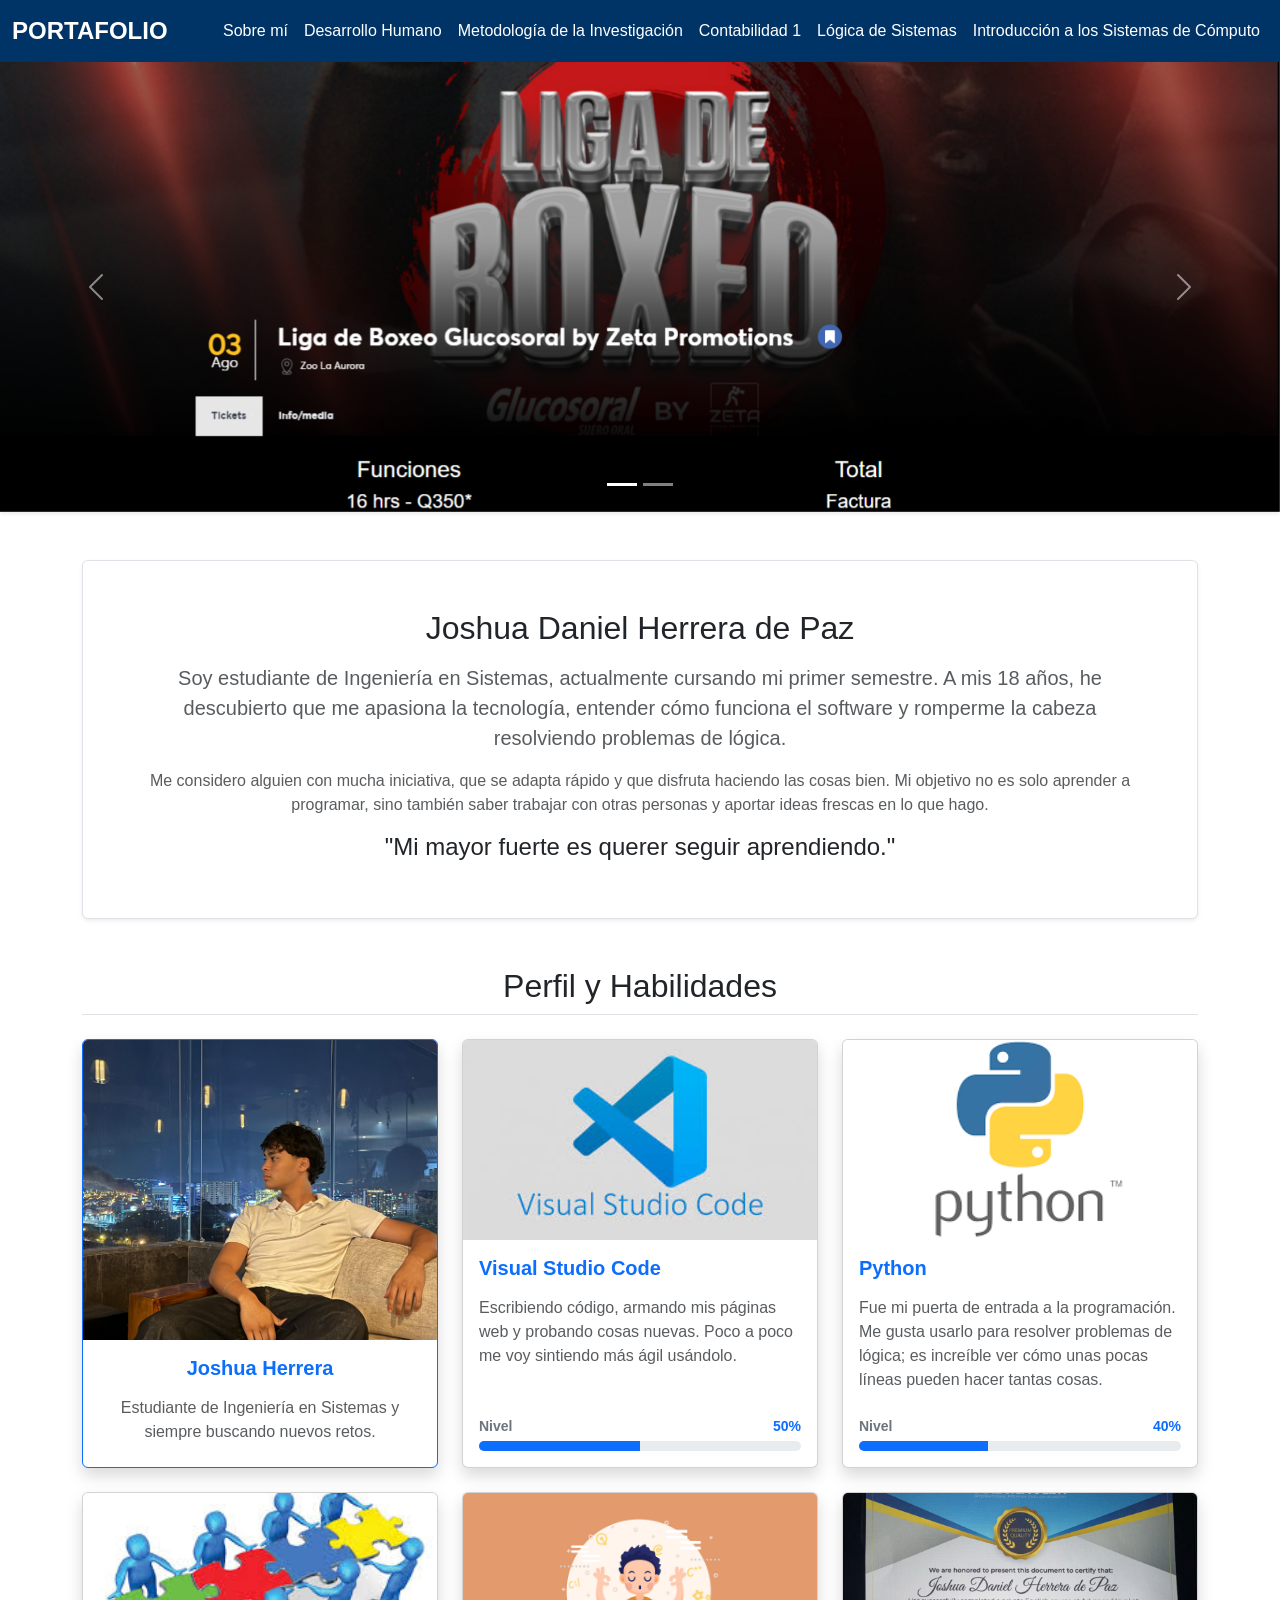
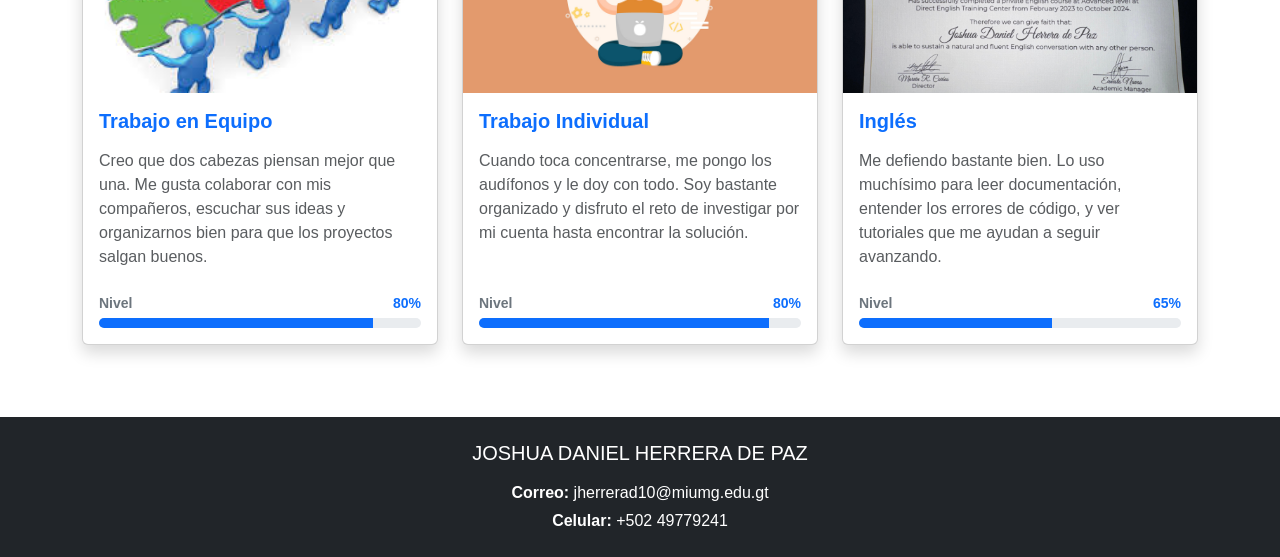
<file: index.html>
<!DOCTYPE html>
<html lang="es">

<head>
    <meta charset="UTF-8">
    <meta name="viewport" content="width=device-width, initial-scale=1.0">
    <title>Sobre mí</title>
    
    <link href="https://cdn.jsdelivr.net/npm/bootstrap@5.3.0/dist/css/bootstrap.min.css" rel="stylesheet">
    <link rel="stylesheet" href="normalize.css"> 
    <link rel="stylesheet" href="style.css">
</head>

<body>

    <nav class="navbar navbar-expand-lg navbar-dark bg-dark sticky-top">
        <div class="container-fluid">
            <a class="navbar-brand" href="index.html"><strong>PORTAFOLIO</strong></a>
            
            <button class="navbar-toggler" type="button" data-bs-toggle="collapse" data-bs-target="#menuNavegacion" aria-controls="menuNavegacion" aria-expanded="false" aria-label="Toggle navigation">
                <span class="navbar-toggler-icon"></span>
            </button>
            
            <div class="collapse navbar-collapse" id="menuNavegacion">
                <ul class="navbar-nav ms-auto">
                    <li class="nav-item"><a class="nav-link" href="index.html">Sobre mí</a></li>
                    <li class="nav-item"><a class="nav-link" href="desarrollo.html">Desarrollo Humano</a></li>
                    <li class="nav-item"><a class="nav-link" href="meto.html">Metodología de la Investigación</a></li>
                    <li class="nav-item"><a class="nav-link" href="conta.html">Contabilidad 1</a></li>
                    <li class="nav-item"><a class="nav-link" href="logica.html">Lógica de Sistemas</a></li>
                    <li class="nav-item"><a class="nav-link" href="intro.html">Introducción a los Sistemas de Cómputo</a></li>
                </ul>
            </div>
        </div>
    </nav>

    <header id="carruselPortafolio" class="carousel slide shadow-sm" data-bs-ride="carousel">
        <div class="carousel-indicators">
            <button type="button" data-bs-target="#carruselPortafolio" data-bs-slide-to="0" class="active" aria-current="true" aria-label="Slide 1"></button>
            <button type="button" data-bs-target="#carruselPortafolio" data-bs-slide-to="1" aria-label="Slide 2"></button>
        </div>
        
        <div class="carousel-inner">
            <div class="carousel-item active">
                <img src="img/carru3.png" class="d-block w-100 carousel-img" alt="Banner Mi Trabajo">
            </div>
            <div class="carousel-item">
                <img src="img/carru1.png" class="d-block w-100 carousel-img" alt="Banner Mis Habilidades">
            </div>
        </div>
        
        <button class="carousel-control-prev" type="button" data-bs-target="#carruselPortafolio" data-bs-slide="prev">
            <span class="carousel-control-prev-icon" aria-hidden="true"></span>
        </button>
        <button class="carousel-control-next" type="button" data-bs-target="#carruselPortafolio" data-bs-slide="next">
            <span class="carousel-control-next-icon" aria-hidden="true"></span>
        </button>
    </header>

    <main class="container mt-5 mb-5">
        
        <section class="text-center mb-5 bg-white p-5 rounded shadow-sm border">
            <h2 class="mb-3">Joshua Daniel Herrera de Paz</h2>
            <p class="lead text-muted">Soy estudiante de Ingeniería en Sistemas, actualmente cursando mi primer semestre. A mis 18 años, he descubierto que me apasiona la tecnología, entender cómo funciona el software y romperme la cabeza resolviendo problemas de lógica.</p>
            <p class="text-muted">Me considero alguien con mucha iniciativa, que se adapta rápido y que disfruta haciendo las cosas bien. Mi objetivo no es solo aprender a programar, sino también saber trabajar con otras personas y aportar ideas frescas en lo que hago.</p>
            <h4>"Mi mayor fuerte es querer seguir aprendiendo."</h4>
        </section>

        <h2 class="text-center mb-4 border-bottom pb-2">Perfil y Habilidades</h2>
        
        <div class="row align-items-stretch">

            <div class="col-lg-4 col-md-6 mb-4">
                <div class="card shadow h-100 border-primary">
                    <img src="img/yo.jpeg" class="card-img-top card-img-custom" alt="Joshua Herrera - Foto Personal" style="object-fit: cover; height: 300px;">
                    <div class="card-body d-flex flex-column text-center">
                        <h5 class="card-title text-primary fw-bold mb-3">Joshua Herrera</h5>
                        <p class="card-text text-muted">Estudiante de Ingeniería en Sistemas y siempre buscando nuevos retos.</p>
                    </div>
                </div>
            </div>

            <div class="col-lg-4 col-md-6 mb-4">
                <div class="card shadow h-100">
                    <img src="img/visual.jfif" class="card-img-top card-img-custom" alt="Logo de Visual Studio Code" style="object-fit: cover; height: 200px;">
                    <div class="card-body d-flex flex-column">
                        <h5 class="card-title text-primary fw-bold mb-3">Visual Studio Code</h5>
                        <p class="card-text text-muted mb-4">Escribiendo código, armando mis páginas web y probando cosas nuevas. Poco a poco me voy sintiendo más ágil usándolo.</p>
                        
                        <div class="mt-auto">
                            <div class="d-flex justify-content-between mb-1">
                                <span class="small fw-bold text-secondary">Nivel</span>
                                <span class="small fw-bold text-primary">50%</span>
                            </div>
                            <div class="progress" style="height: 10px;">
                                <div class="progress-bar bg-primary" role="progressbar" style="width: 50%;" aria-valuenow="50" aria-valuemin="0" aria-valuemax="100"></div>
                            </div>
                        </div>
                    </div>
                </div>
            </div>

            <div class="col-lg-4 col-md-6 mb-4">
                <div class="card shadow h-100">
                    <img src="img/python.png" class="card-img-top card-img-custom" alt="Logo de Python" style="object-fit: cover; height: 200px;">
                    <div class="card-body d-flex flex-column">
                        <h5 class="card-title text-primary fw-bold mb-3">Python</h5>
                        <p class="card-text text-muted mb-4">Fue mi puerta de entrada a la programación. Me gusta usarlo para resolver problemas de lógica; es increíble ver cómo unas pocas líneas pueden hacer tantas cosas.</p>
                        
                        <div class="mt-auto">
                            <div class="d-flex justify-content-between mb-1">
                                <span class="small fw-bold text-secondary">Nivel</span>
                                <span class="small fw-bold text-primary">40%</span>
                            </div>
                            <div class="progress" style="height: 10px;">
                                <div class="progress-bar bg-primary" role="progressbar" style="width: 40%;" aria-valuenow="40" aria-valuemin="0" aria-valuemax="100"></div>
                            </div>
                        </div>
                    </div>
                </div>
            </div>

            <div class="col-lg-4 col-md-6 mb-4">
                <div class="card shadow h-100">
                    <img src="img/equipo.jfif" class="card-img-top card-img-custom" alt="Trabajo en equipo" style="object-fit: cover; height: 200px;">
                    <div class="card-body d-flex flex-column">
                        <h5 class="card-title text-primary fw-bold mb-3">Trabajo en Equipo</h5>
                        <p class="card-text text-muted mb-4">Creo que dos cabezas piensan mejor que una. Me gusta colaborar con mis compañeros, escuchar sus ideas y organizarnos bien para que los proyectos salgan buenos.</p>
                        
                        <div class="mt-auto">
                            <div class="d-flex justify-content-between mb-1">
                                <span class="small fw-bold text-secondary">Nivel</span>
                                <span class="small fw-bold text-primary">80%</span>
                            </div>
                            <div class="progress" style="height: 10px;">
                                <div class="progress-bar bg-primary" role="progressbar" style="width: 85%;" aria-valuenow="85" aria-valuemin="0" aria-valuemax="100"></div>
                            </div>
                        </div>
                    </div>
                </div>
            </div>

            <div class="col-lg-4 col-md-6 mb-4">
                <div class="card shadow h-100">
                    <img src="img/individual.jpg" class="card-img-top card-img-custom" alt="Trabajo individual" style="object-fit: cover; height: 200px;">
                    <div class="card-body d-flex flex-column">
                        <h5 class="card-title text-primary fw-bold mb-3">Trabajo Individual</h5>
                        <p class="card-text text-muted mb-4">Cuando toca concentrarse, me pongo los audífonos y le doy con todo. Soy bastante organizado y disfruto el reto de investigar por mi cuenta hasta encontrar la solución.</p>
                        
                        <div class="mt-auto">
                            <div class="d-flex justify-content-between mb-1">
                                <span class="small fw-bold text-secondary">Nivel</span>
                                <span class="small fw-bold text-primary">80%</span>
                            </div>
                            <div class="progress" style="height: 10px;">
                                <div class="progress-bar bg-primary" role="progressbar" style="width: 90%;" aria-valuenow="90" aria-valuemin="0" aria-valuemax="100"></div>
                            </div>
                        </div>
                    </div>
                </div>
            </div>

            <div class="col-lg-4 col-md-6 mb-4">
                <div class="card shadow h-100">
                    <img src="img/ingles.jpeg" class="card-img-top card-img-custom" alt="Idioma Inglés" style="object-fit: cover; height: 200px;">
                    <div class="card-body d-flex flex-column">
                        <h5 class="card-title text-primary fw-bold mb-3">Inglés</h5>
                        <p class="card-text text-muted mb-4">Me defiendo bastante bien. Lo uso muchísimo para leer documentación, entender los errores de código, y ver tutoriales que me ayudan a seguir avanzando.</p>
                        
                        <div class="mt-auto">
                            <div class="d-flex justify-content-between mb-1">
                                <span class="small fw-bold text-secondary">Nivel</span>
                                <span class="small fw-bold text-primary">65%</span>
                            </div>
                            <div class="progress" style="height: 10px;">
                                <div class="progress-bar bg-primary" role="progressbar" style="width: 60%;" aria-valuenow="60" aria-valuemin="0" aria-valuemax="100"></div>
                            </div>
                        </div>
                    </div>
                </div>
            </div>

        </div>
    </main>

    <footer class="bg-dark text-white text-center py-4 mt-auto">
        <div class="container">
            <h5 class="text-uppercase mb-3">Joshua Daniel Herrera De Paz</h5>
            <p class="mb-1"><strong>Correo:</strong> jherrerad10@miumg.edu.gt</p>
            <p class="mb-0"><strong>Celular:</strong> +502 49779241</p>
        </div>
    </footer>

    <script src="https://cdn.jsdelivr.net/npm/bootstrap@5.3.0/dist/js/bootstrap.bundle.min.js"></script>

</body>
</html>
</file>
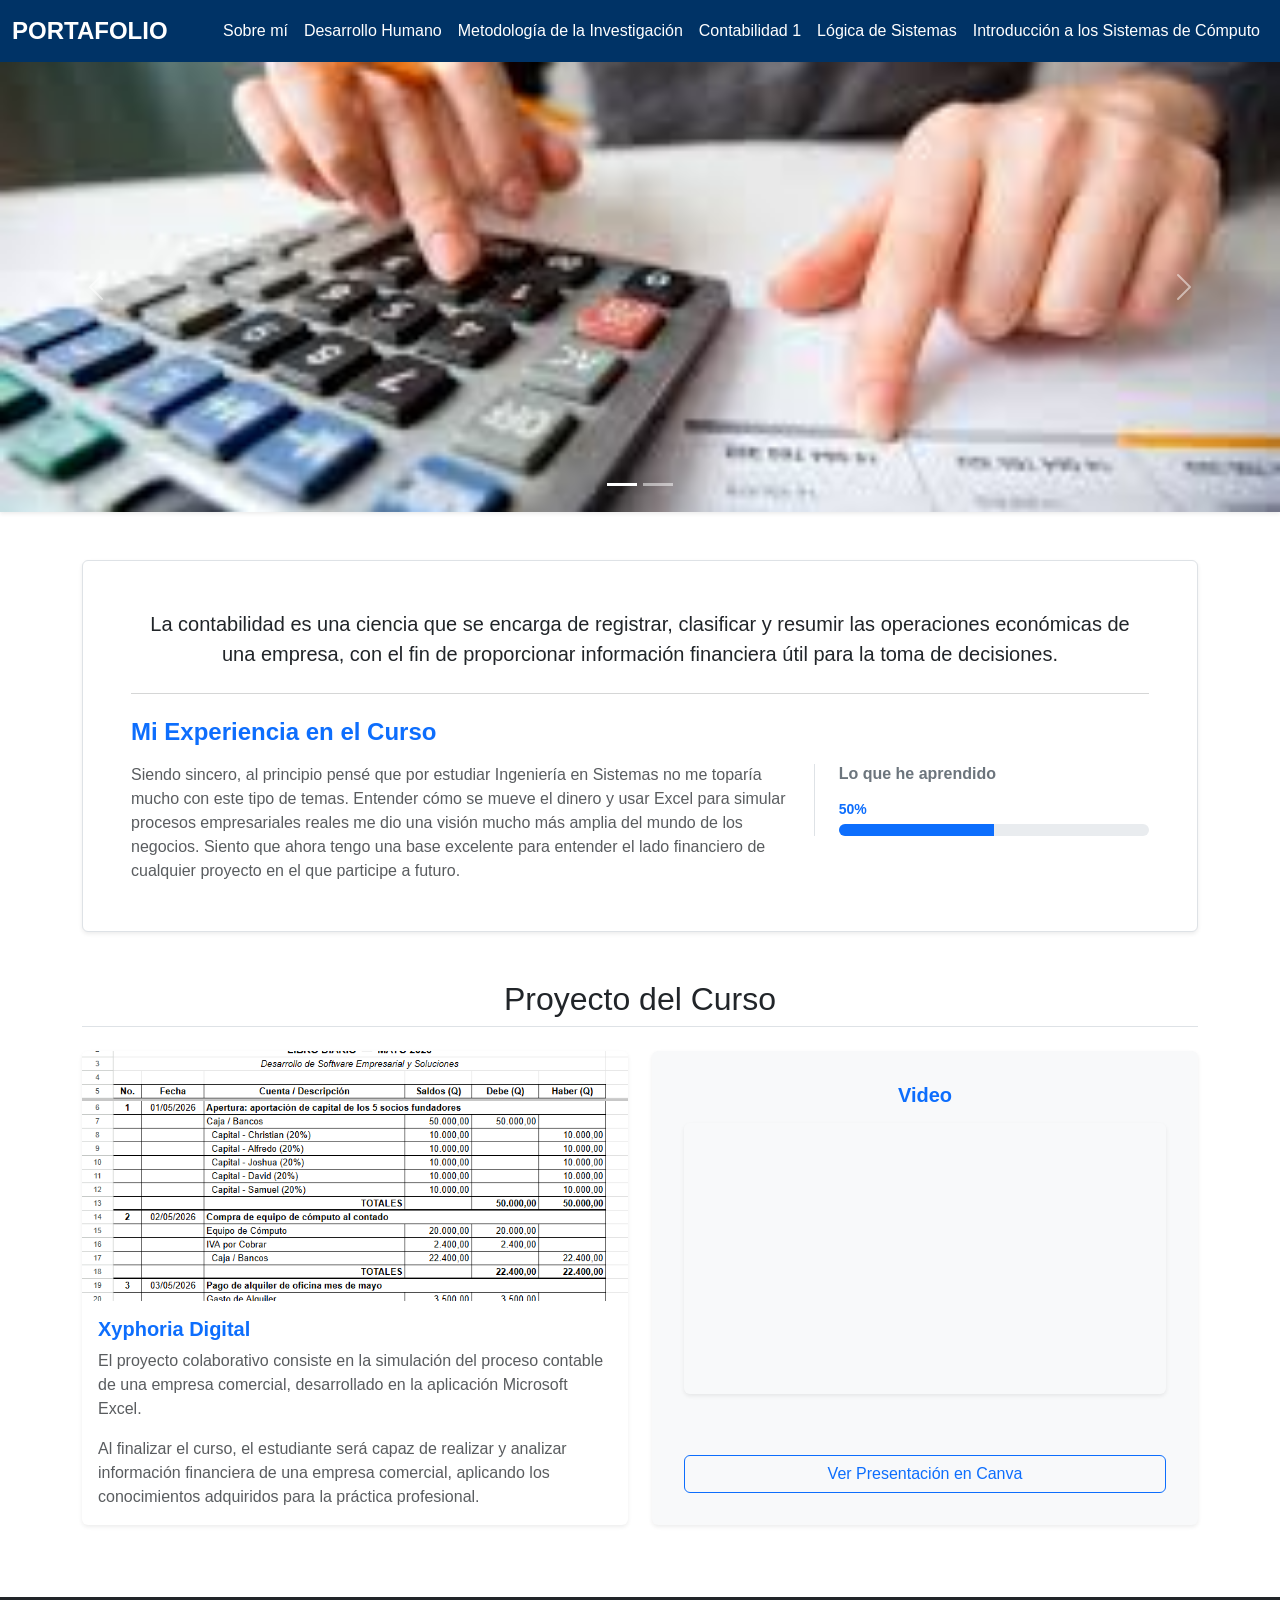
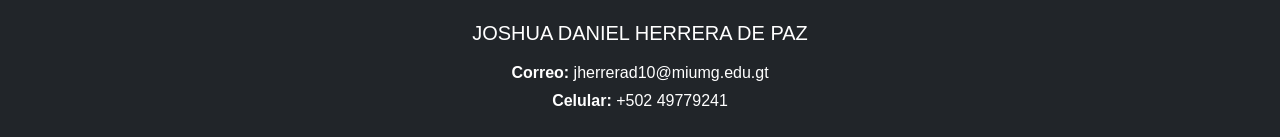
<file: conta.html>
<!DOCTYPE html>
<html lang="es">

<head>
    <meta charset="UTF-8">
    <meta name="viewport" content="width=device-width, initial-scale=1.0">
    <title>Contabilidad 1</title>
    
    <link href="https://cdn.jsdelivr.net/npm/bootstrap@5.3.0/dist/css/bootstrap.min.css" rel="stylesheet">
    <link rel="stylesheet" href="normalize.css">
    <link rel="stylesheet" href="style.css">
</head>

<body>

    <nav class="navbar navbar-expand-lg navbar-dark bg-dark sticky-top">
        <div class="container-fluid">
            <a class="navbar-brand" href="index.html"><strong>PORTAFOLIO</strong></a>
            
            <button class="navbar-toggler" type="button" data-bs-toggle="collapse" data-bs-target="#menuNavegacion" aria-controls="menuNavegacion" aria-expanded="false" aria-label="Toggle navigation">
                <span class="navbar-toggler-icon"></span>
            </button>
            
            <div class="collapse navbar-collapse" id="menuNavegacion">
                <ul class="navbar-nav ms-auto">
                    <li class="nav-item"><a class="nav-link" href="index.html">Sobre mí</a></li>
                    <li class="nav-item"><a class="nav-link" href="desarrollo.html">Desarrollo Humano</a></li>
                    <li class="nav-item"><a class="nav-link" href="meto.html">Metodología de la Investigación</a></li>
                    <li class="nav-item"><a class="nav-link" href="conta.html">Contabilidad 1</a></li>
                    <li class="nav-item"><a class="nav-link" href="logica.html">Lógica de Sistemas</a></li>
                    <li class="nav-item"><a class="nav-link" href="intro.html">Introducción a los Sistemas de Cómputo</a></li>
                </ul>
            </div>
        </div>
    </nav>

    <header id="carruselMateria" class="carousel slide shadow-sm" data-bs-ride="carousel">
        <div class="carousel-indicators">
            <button type="button" data-bs-target="#carruselMateria" data-bs-slide-to="0" class="active" aria-current="true" aria-label="Slide 1"></button>
            <button type="button" data-bs-target="#carruselMateria" data-bs-slide-to="1" aria-label="Slide 2"></button>
        </div>
        
        <div class="carousel-inner">
            <div class="carousel-item active">
                <img src="img/contcarru1.jfif" class="d-block w-100 carousel-img" alt="Banner Tema 1 Contabilidad">
                <div class="carousel-caption d-none d-md-block"></div>
            </div>
            <div class="carousel-item">
                <img src="img/contacarru2.jfif" class="d-block w-100 carousel-img" alt="Banner Tema 2 Contabilidad">
            </div>
        </div>
        
        <button class="carousel-control-prev" type="button" data-bs-target="#carruselMateria" data-bs-slide="prev">
            <span class="carousel-control-prev-icon" aria-hidden="true"></span>
            <span class="visually-hidden"></span>
        </button>
        <button class="carousel-control-next" type="button" data-bs-target="#carruselMateria" data-bs-slide="next">
            <span class="carousel-control-next-icon" aria-hidden="true"></span>
            <span class="visually-hidden"></span>
        </button>
    </header>

    <main class="container mt-5 mb-5">
        
        <section class="mb-5 bg-white p-4 p-md-5 rounded shadow-sm border">
            <div class="text-center mb-4">
                <p class="lead mb-0">La contabilidad es una ciencia que se encarga de registrar, clasificar y resumir las operaciones económicas de una empresa, con el fin de proporcionar información financiera útil para la toma de decisiones.</p>
            </div>
            
            <hr class="my-4 text-muted">
            
            <div class="row align-items-center">
                <div class="col-md-8">
                    <h4 class="text-primary fw-bold mb-3">Mi Experiencia en el Curso</h4>
                    <p class="text-muted mb-0">Siendo sincero, al principio pensé que por estudiar Ingeniería en Sistemas no me toparía mucho con este tipo de temas. Entender cómo se mueve el dinero y usar Excel para simular procesos empresariales reales me dio una visión mucho más amplia del mundo de los negocios. Siento que ahora tengo una base excelente para entender el lado financiero de cualquier proyecto en el que participe a futuro.</p>
                </div>
                
                <div class="col-md-4 mt-4 mt-md-0 border-start ps-md-4">
                    <h6 class="fw-bold text-secondary mb-3">Lo que he aprendido</h6>
                    <div class="d-flex justify-content-between mb-1">
                        <span class="small fw-bold text-primary">50%</span>
                    </div>
                    <div class="progress" style="height: 12px;">
                        <div class="progress-bar bg-primary" role="progressbar" style="width: 50%;" aria-valuenow="50" aria-valuemin="0" aria-valuemax="100"></div>
                    </div>
                </div>
            </div>
        </section>

        <h2 class="text-center mb-4 border-bottom pb-2">Proyecto del Curso</h2>
        
        <div class="row align-items-stretch">

            <div class="col-md-6 mb-4">
                <div class="card shadow-sm h-100 border-0">
                    <img src="img/conta1.png" class="card-img-top card-img-custom" alt="Proyecto Xyphoria Digital">
                    <div class="card-body d-flex flex-column">
                        <h5 class="card-title text-primary fw-bold">Xyphoria Digital</h5>
                        <p class="card-text text-muted">
                            El proyecto colaborativo consiste en la simulación del proceso contable de una empresa comercial, desarrollado en la aplicación Microsoft Excel.
                        </p>
                        <p class="card-text text-muted">
                            Al finalizar el curso, el estudiante será capaz de realizar y analizar información financiera de una empresa comercial, aplicando los conocimientos adquiridos para la práctica profesional.
                        </p>
                    </div>
                </div>
            </div>

            <div class="col-md-6 mb-4">
                <div class="card shadow-sm h-100 border-0 p-3 bg-light">
                    <div class="card-body text-center d-flex flex-column justify-content-center">
                        <h5 class="card-title text-primary fw-bold mb-3">Video</h5>
                        
                        <div class="ratio ratio-16x9 shadow-sm rounded overflow-hidden mb-3">
                            <iframe loading="lazy" src="https://www.canva.com/design/DAHJJL5Yi38/_k0pvG781t3-rMivr043nw/watch?embed" allowfullscreen="allowfullscreen" allow="fullscreen"></iframe>
                        </div>
                        
                        <a href="https://www.canva.com/design/DAHJJL5Yi38/_k0pvG781t3-rMivr043nw/watch?utm_content=DAHJJL5Yi38&utm_campaign=designshare&utm_medium=embeds&utm_source=link" target="_blank" rel="noopener noreferrer" class="btn btn-outline-primary mt-auto">
                            Ver Presentación en Canva
                        </a>
                    </div>
                </div>
            </div>

        </div>
    </main>

    <footer class="bg-dark text-white text-center py-4 mt-auto">
        <div class="container">
            <h5 class="text-uppercase mb-3">Joshua Daniel Herrera De Paz</h5>
            <p class="mb-1"><strong>Correo:</strong> jherrerad10@miumg.edu.gt</p>
            <p class="mb-0"><strong>Celular:</strong> +502 49779241</p>
        </div>
    </footer>

    <script src="https://cdn.jsdelivr.net/npm/bootstrap@5.3.0/dist/js/bootstrap.bundle.min.js"></script>

</body>
</html>
</file>
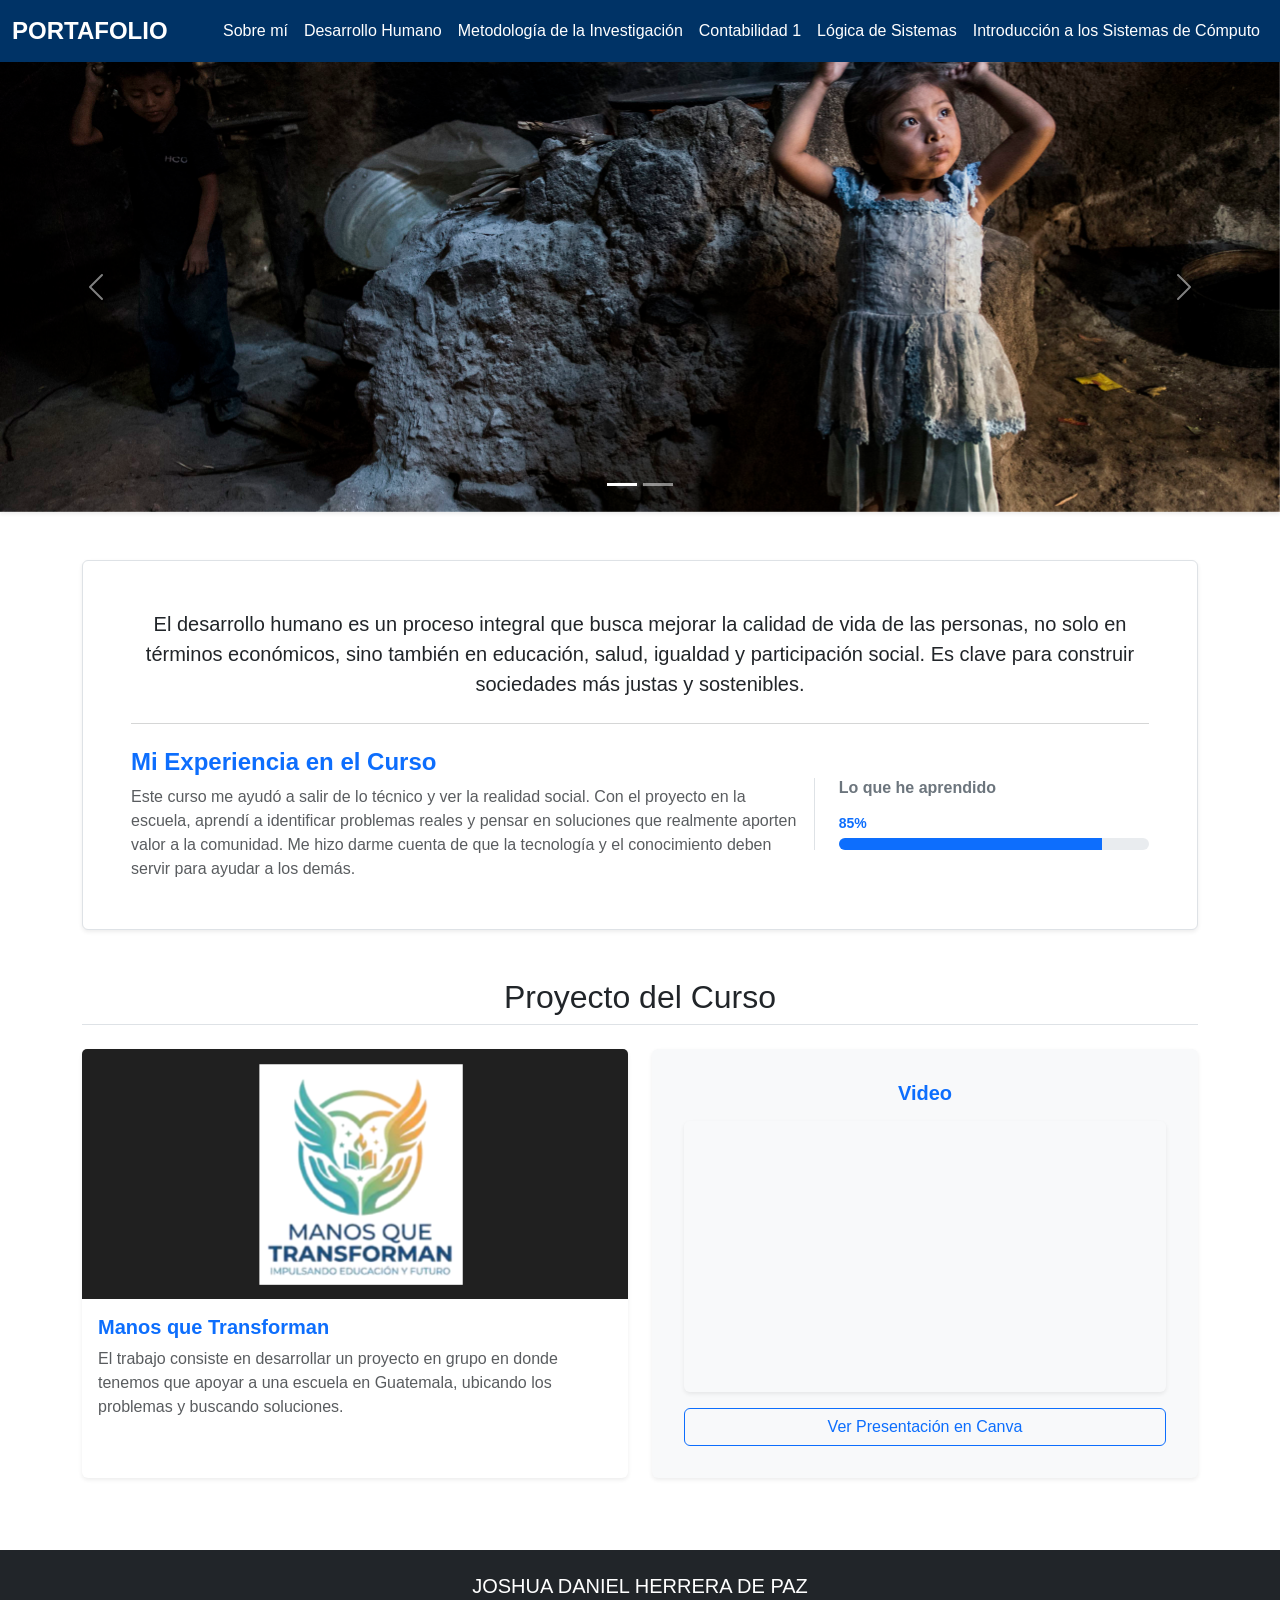
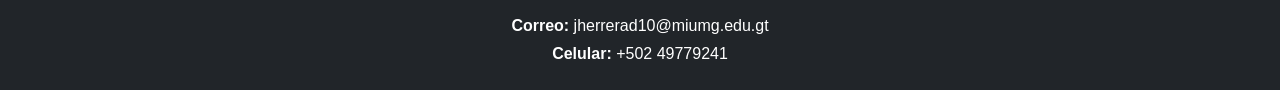
<file: desarrollo.html>
<!DOCTYPE html>
<html lang="es">

<head>
    <meta charset="UTF-8">
    <meta name="viewport" content="width=device-width, initial-scale=1.0">
    <title>Desarrollo Humano</title>
    
    <link href="https://cdn.jsdelivr.net/npm/bootstrap@5.3.0/dist/css/bootstrap.min.css" rel="stylesheet">
    <link rel="stylesheet" href="normalize.css">
    <link rel="stylesheet" href="style.css">
</head>

<body>

    <nav class="navbar navbar-expand-lg navbar-dark bg-dark sticky-top">
        <div class="container-fluid">
            <a class="navbar-brand" href="index.html"><strong>PORTAFOLIO</strong></a>
            
            <button class="navbar-toggler" type="button" data-bs-toggle="collapse" data-bs-target="#menuNavegacion" aria-controls="menuNavegacion" aria-expanded="false" aria-label="Toggle navigation">
                <span class="navbar-toggler-icon"></span>
            </button>
            
            <div class="collapse navbar-collapse" id="menuNavegacion">
                <ul class="navbar-nav ms-auto">
                    <li class="nav-item"><a class="nav-link" href="index.html">Sobre mí</a></li>
                    <li class="nav-item"><a class="nav-link" href="desarrollo.html">Desarrollo Humano</a></li>
                    <li class="nav-item"><a class="nav-link" href="meto.html">Metodología de la Investigación</a></li>
                    <li class="nav-item"><a class="nav-link" href="conta.html">Contabilidad 1</a></li>
                    <li class="nav-item"><a class="nav-link" href="logica.html">Lógica de Sistemas</a></li>
                    <li class="nav-item"><a class="nav-link" href="intro.html">Introducción a los Sistemas de Cómputo</a></li>
                </ul>
            </div>
        </div>
    </nav>

    <header id="carruselMateria" class="carousel slide shadow-sm" data-bs-ride="carousel">
        <div class="carousel-indicators">
            <button type="button" data-bs-target="#carruselMateria" data-bs-slide-to="0" class="active" aria-current="true" aria-label="Slide 1"></button>
            <button type="button" data-bs-target="#carruselMateria" data-bs-slide-to="1" aria-label="Slide 2"></button>
        </div>
        
        <div class="carousel-inner">
            <div class="carousel-item active">
                <img src="img/desacarru2.jpg" class="d-block w-100 carousel-img" alt="Banner Tema 1 Desarrollo Humano">
                <div class="carousel-caption d-none d-md-block"></div>
            </div>
            <div class="carousel-item">
                <img src="img/desacarru3.jpg" class="d-block w-100 carousel-img" alt="Banner Tema 2 Desarrollo Humano">
            </div>
        </div>
        
        <button class="carousel-control-prev" type="button" data-bs-target="#carruselMateria" data-bs-slide="prev">
            <span class="carousel-control-prev-icon" aria-hidden="true"></span>
            <span class="visually-hidden"></span>
        </button>
        <button class="carousel-control-next" type="button" data-bs-target="#carruselMateria" data-bs-slide="next">
            <span class="carousel-control-next-icon" aria-hidden="true"></span>
            <span class="visually-hidden"></span>
        </button>
    </header>

    <main class="container mt-5 mb-5">
        
        <section class="mb-5 bg-white p-4 p-md-5 rounded shadow-sm border">
            <div class="text-center mb-4">
                <p class="lead mb-0">El desarrollo humano es un proceso integral que busca mejorar la calidad de vida de las personas, no solo en términos económicos, sino también en educación, salud, igualdad y participación social. Es clave para construir sociedades más justas y sostenibles.</p>
            </div>
            
            <hr class="my-4 text-muted">
            
            <div class="row align-items-center">
                <div class="col-md-8">
                    <h4 class="text-primary fw-bold mb-2">Mi Experiencia en el Curso</h4>
                    <p class="text-muted mb-0">Este curso me ayudó a salir de lo técnico y ver la realidad social. Con el proyecto en la escuela, aprendí a identificar problemas reales y pensar en soluciones que realmente aporten valor a la comunidad. Me hizo darme cuenta de que la tecnología y el conocimiento deben servir para ayudar a los demás.</p>
                </div>
                
                <div class="col-md-4 mt-4 mt-md-0 border-start ps-md-4">
                    <h6 class="fw-bold text-secondary mb-3">Lo que he aprendido</h6>
                    <div class="d-flex justify-content-between mb-1">
                        <span class="small fw-bold text-primary">85%</span>
                    </div>
                    <div class="progress" style="height: 12px;">
                        <div class="progress-bar bg-primary" role="progressbar" style="width: 85%;" aria-valuenow="85" aria-valuemin="0" aria-valuemax="100"></div>
                    </div>
                </div>
            </div>
        </section>

        <h2 class="text-center mb-4 border-bottom pb-2">Proyecto del Curso</h2>
        
        <div class="row align-items-stretch">

            <div class="col-md-6 mb-4">
                <div class="card shadow-sm h-100 border-0">
                    <img src="img/desaa.png" class="card-img-top card-img-custom" alt="Proyecto Manos que Transforman">
                    <div class="card-body d-flex flex-column">
                        <h5 class="card-title text-primary fw-bold">Manos que Transforman</h5>
                        <p class="card-text text-muted">
                            El trabajo consiste en desarrollar un proyecto en grupo en donde tenemos que apoyar a una escuela en Guatemala, ubicando los problemas y buscando soluciones.
                        </p>
                    </div>
                </div>
            </div>

            <div class="col-md-6 mb-4">
                <div class="card shadow-sm h-100 border-0 p-3 bg-light">
                    <div class="card-body text-center d-flex flex-column justify-content-center">
                        <h5 class="card-title text-primary fw-bold mb-3">Video</h5>
                        
                        <div class="ratio ratio-16x9 shadow-sm rounded overflow-hidden mb-3">
                            <iframe loading="lazy" src="https://www.canva.com/design/DAHJJH5yik8/R3eL_XC4peX7oXewfc-WSw/watch?embed" allowfullscreen="allowfullscreen" allow="fullscreen"></iframe>
                        </div>
                        
                        <a href="https://www.canva.com/design/DAHJJH5yik8/R3eL_XC4peX7oXewfc-WSw/watch?utm_content=DAHJJH5yik8&utm_campaign=designshare&utm_medium=embeds&utm_source=link" target="_blank" rel="noopener noreferrer" class="btn btn-outline-primary mt-auto">
                            Ver Presentación en Canva
                        </a>
                    </div>
                </div>
            </div>

        </div>
    </main>

    <footer class="bg-dark text-white text-center py-4 mt-auto">
        <div class="container">
            <h5 class="text-uppercase mb-3">Joshua Daniel Herrera De Paz</h5>
            <p class="mb-1"><strong>Correo:</strong> jherrerad10@miumg.edu.gt</p>
            <p class="mb-0"><strong>Celular:</strong> +502 49779241</p>
        </div>
    </footer>

    <script src="https://cdn.jsdelivr.net/npm/bootstrap@5.3.0/dist/js/bootstrap.bundle.min.js"></script>

</body>
</html>
</file>
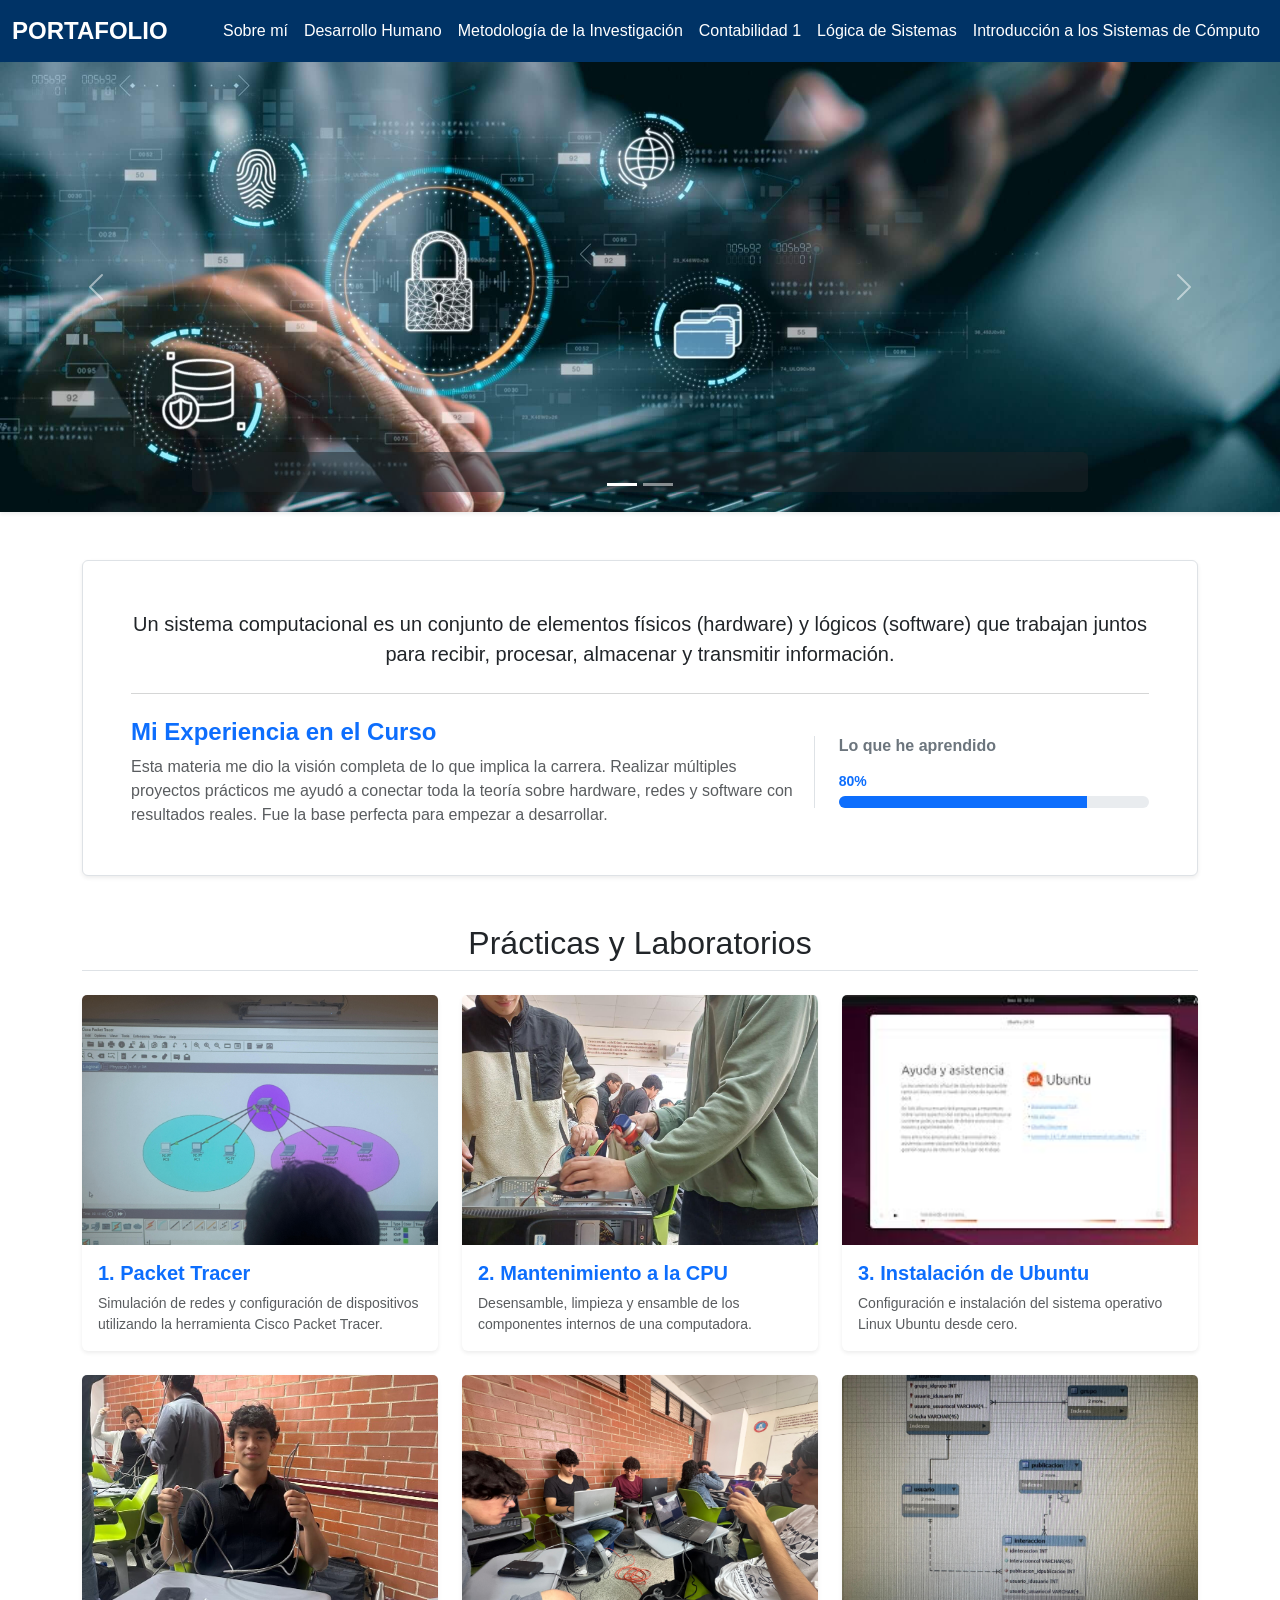
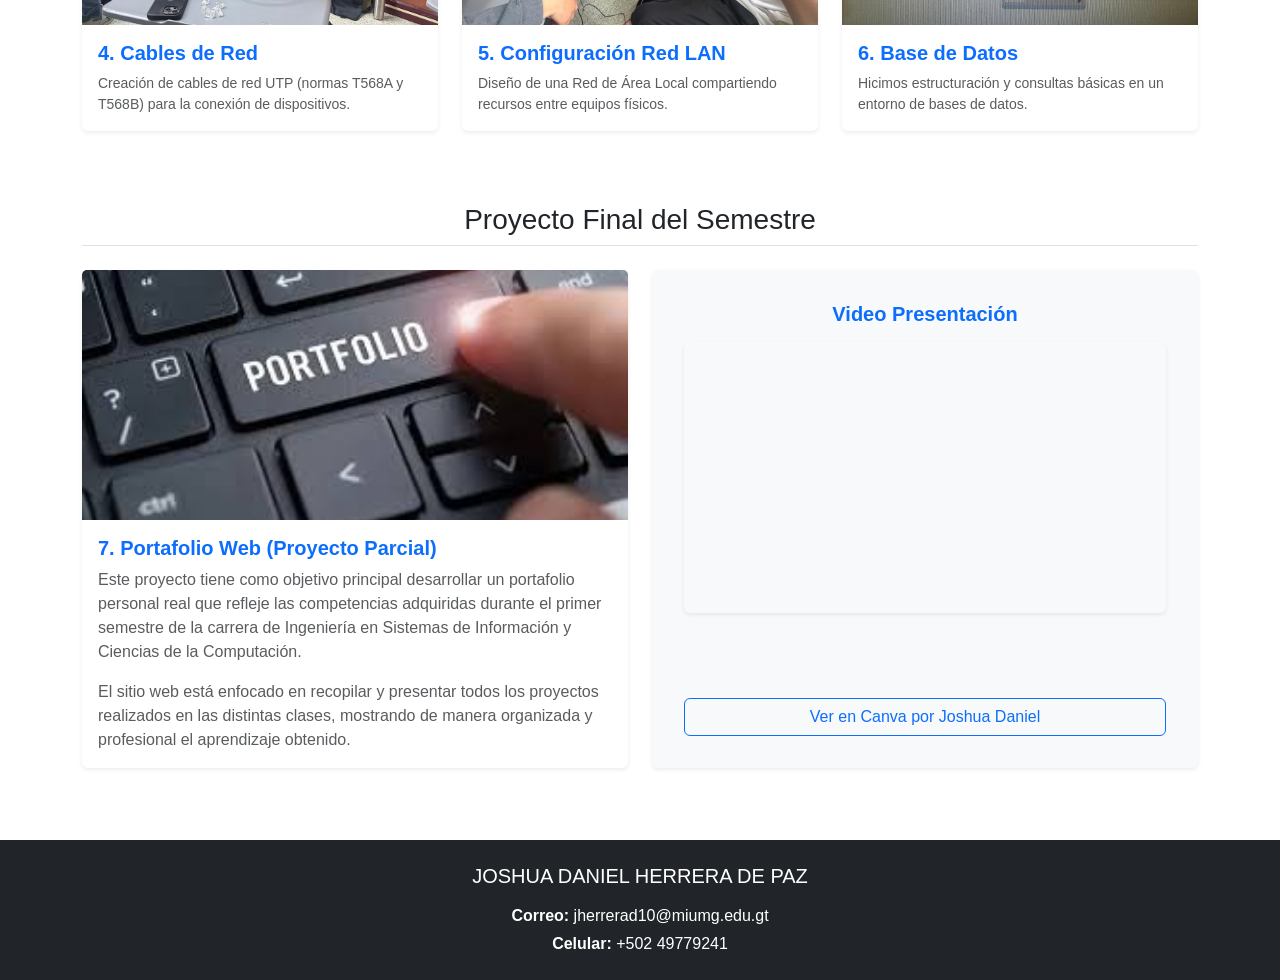
<file: intro.html>
<!DOCTYPE html>
<html lang="es">
<head>
    <meta charset="UTF-8">
    <meta name="viewport" content="width=device-width, initial-scale=1.0">
    <title>Introducción a los Sistemas de Cómputo</title>
    
    <link href="https://cdn.jsdelivr.net/npm/bootstrap@5.3.0/dist/css/bootstrap.min.css" rel="stylesheet">
    <link rel="stylesheet" href="normalize.css">
    <link rel="stylesheet" href="style.css">
</head>

<body>

    <nav class="navbar navbar-expand-lg navbar-dark bg-dark sticky-top">
        <div class="container-fluid">
            <a class="navbar-brand" href="index.html"><strong>PORTAFOLIO</strong></a>
            
            <button class="navbar-toggler" type="button" data-bs-toggle="collapse" data-bs-target="#menuNavegacion" aria-controls="menuNavegacion" aria-expanded="false" aria-label="Toggle navigation">
                <span class="navbar-toggler-icon"></span>
            </button>
            
            <div class="collapse navbar-collapse" id="menuNavegacion">
                <ul class="navbar-nav ms-auto">
                    <li class="nav-item"><a class="nav-link" href="index.html">Sobre mí</a></li>
                    <li class="nav-item"><a class="nav-link" href="desarrollo.html">Desarrollo Humano</a></li>
                    <li class="nav-item"><a class="nav-link" href="meto.html">Metodología de la Investigación</a></li>
                    <li class="nav-item"><a class="nav-link" href="conta.html">Contabilidad 1</a></li>
                    <li class="nav-item"><a class="nav-link" href="logica.html">Lógica de Sistemas</a></li>
                    <li class="nav-item"><a class="nav-link" href="intro.html">Introducción a los Sistemas de Cómputo</a></li>
                </ul>
            </div>
        </div>
    </nav>

    <header id="carruselMateria" class="carousel slide shadow-sm" data-bs-ride="carousel">
        <div class="carousel-indicators">
            <button type="button" data-bs-target="#carruselMateria" data-bs-slide-to="0" class="active" aria-current="true" aria-label="Slide 1"></button>
            <button type="button" data-bs-target="#carruselMateria" data-bs-slide-to="1" aria-label="Slide 2"></button>
        </div>
        
        <div class="carousel-inner">
            <div class="carousel-item active">
                <img src="img/introcarru1.jpg" class="d-block w-100 carousel-img" alt="Banner Tema 1">
                <div class="carousel-caption d-none d-md-block bg-dark bg-opacity-50 rounded px-3">
                </div>
            </div>
            <div class="carousel-item">
                <img src="img/introcarru2.png" class="d-block w-100 carousel-img" alt="Banner Tema 2">
            </div>
        </div>
        
        <button class="carousel-control-prev" type="button" data-bs-target="#carruselMateria" data-bs-slide="prev">
            <span class="carousel-control-prev-icon" aria-hidden="true"></span>
            <span class="visually-hidden"></span>
        </button>
        <button class="carousel-control-next" type="button" data-bs-target="#carruselMateria" data-bs-slide="next">
            <span class="carousel-control-next-icon" aria-hidden="true"></span>
            <span class="visually-hidden"></span>
        </button>
    </header>

    <main class="container mt-5 mb-5">
        
        <section class="mb-5 bg-white p-4 p-md-5 rounded shadow-sm border">
            <div class="text-center mb-4">
                <p class="lead mb-0">Un sistema computacional es un conjunto de elementos físicos (hardware) y lógicos (software) que trabajan juntos para recibir, procesar, almacenar y transmitir información.</p>
            </div>
            
            <hr class="my-4 text-muted">
            
            <div class="row align-items-center">
                <div class="col-md-8">
                    <h4 class="text-primary fw-bold mb-2">Mi Experiencia en el Curso</h4>
                    <p class="text-muted mb-0">Esta materia me dio la visión completa de lo que implica la carrera. Realizar múltiples proyectos prácticos me ayudó a conectar toda la teoría sobre hardware, redes y software con resultados reales. Fue la base perfecta para empezar a desarrollar.</p>
                </div>
                
                <div class="col-md-4 mt-4 mt-md-0 border-start ps-md-4">
                    <h6 class="fw-bold text-secondary mb-3">Lo que he aprendido</h6>
                    <div class="d-flex justify-content-between mb-1">
                        <span class="small fw-bold text-primary">80%</span>
                    </div>
                    <div class="progress" style="height: 12px;">
                        <div class="progress-bar bg-primary" role="progressbar" style="width: 80%;" aria-valuenow="80" aria-valuemin="0" aria-valuemax="100"></div>
                    </div>
                </div>
            </div>
        </section>

        <h2 class="text-center mb-4 border-bottom pb-2">Prácticas y Laboratorios</h2>
        
        <div class="row align-items-stretch mb-5">
            
            <div class="col-md-6 col-lg-4 mb-4">
                <div class="card shadow-sm h-100 border-0">
                    <img src="img/proyecto7.jpeg" class="card-img-top card-img-custom" alt="Packet Tracer">
                    <div class="card-body d-flex flex-column">
                        <h5 class="card-title text-primary fw-bold">1. Packet Tracer</h5>
                        <p class="card-text text-muted small">
                            Simulación de redes y configuración de dispositivos utilizando la herramienta Cisco Packet Tracer.
                        </p>
                    </div>
                </div>
            </div>

            <div class="col-md-6 col-lg-4 mb-4">
                <div class="card shadow-sm h-100 border-0">
                    <img src="img/proyec2.jpeg" class="card-img-top card-img-custom" alt="Mantenimiento a la CPU">
                    <div class="card-body d-flex flex-column">
                        <h5 class="card-title text-primary fw-bold">2. Mantenimiento a la CPU</h5>
                        <p class="card-text text-muted small">
                            Desensamble, limpieza y ensamble de los componentes internos de una computadora.
                        </p>
                    </div>
                </div>
            </div>

            <div class="col-md-6 col-lg-4 mb-4">
                <div class="card shadow-sm h-100 border-0">
                    <img src="img/proyec3.jfif" class="card-img-top card-img-custom" alt="Instalación de Ubuntu">
                    <div class="card-body d-flex flex-column">
                        <h5 class="card-title text-primary fw-bold">3. Instalación de Ubuntu</h5>
                        <p class="card-text text-muted small">
                            Configuración e instalación del sistema operativo Linux Ubuntu desde cero.
                        </p>
                    </div>
                </div>
            </div>

            <div class="col-md-6 col-lg-4 mb-4">
                <div class="card shadow-sm h-100 border-0">
                    <img src="img/proyecto4.jpeg" class="card-img-top card-img-custom" alt="Cables de Red">
                    <div class="card-body d-flex flex-column">
                        <h5 class="card-title text-primary fw-bold">4. Cables de Red</h5>
                        <p class="card-text text-muted small">
                            Creación de cables de red UTP (normas T568A y T568B) para la conexión de dispositivos.
                        </p>
                    </div>
                </div>
            </div>

            <div class="col-md-6 col-lg-4 mb-4">
                <div class="card shadow-sm h-100 border-0">
                    <img src="img/proyecto5.jpeg" class="card-img-top card-img-custom" alt="Red LAN">
                    <div class="card-body d-flex flex-column">
                        <h5 class="card-title text-primary fw-bold">5. Configuración Red LAN</h5>
                        <p class="card-text text-muted small">
                            Diseño de una Red de Área Local compartiendo recursos entre equipos físicos.
                        </p>
                    </div>
                </div>
            </div>

            <div class="col-md-6 col-lg-4 mb-4">
                <div class="card shadow-sm h-100 border-0">
                    <img src="img/proyecto6.jpeg" class="card-img-top card-img-custom" alt="Base de Datos">
                    <div class="card-body d-flex flex-column">
                        <h5 class="card-title text-primary fw-bold">6. Base de Datos</h5>
                        <p class="card-text text-muted small">
                             Hicimos estructuración y consultas básicas en un entorno de bases de datos.
                        </p>
                    </div>
                </div>
            </div>

        </div>

        <h3 class="text-center mb-4 border-bottom pb-2">Proyecto Final del Semestre</h3>
        
        <div class="row align-items-stretch">
            <div class="col-md-6 mb-4">
                <div class="card shadow-sm h-100 border-0">
                    <img src="img/logointro.jfif" class="card-img-top card-img-custom" alt="Logo Proyecto Parcial">
                    <div class="card-body d-flex flex-column">
                        <h5 class="card-title text-primary fw-bold">7. Portafolio Web (Proyecto Parcial)</h5>
                        <p class="card-text text-muted">
                            Este proyecto tiene como objetivo principal desarrollar un portafolio personal real que refleje las competencias adquiridas durante el primer semestre de la carrera de Ingeniería en Sistemas de Información y Ciencias de la Computación.
                        </p>
                        <p class="card-text text-muted">
                            El sitio web está enfocado en recopilar y presentar todos los proyectos realizados en las distintas clases, mostrando de manera organizada y profesional el aprendizaje obtenido.
                        </p>
                    </div>
                </div>
            </div>

            <div class="col-md-6 mb-4">
                <div class="card shadow-sm h-100 border-0 p-3 bg-light">
                    <div class="card-body text-center d-flex flex-column justify-content-center">
                        <h5 class="card-title text-primary fw-bold mb-3">Video Presentación</h5>
                        
                        <div class="ratio ratio-16x9 shadow-sm rounded overflow-hidden mb-3">
                            <iframe loading="lazy" src="https://www.canva.com/design/DAHJJMD3d-U/BejgWBVmrSKcnQqnTZHbmQ/watch?embed" allowfullscreen="allowfullscreen" allow="fullscreen"></iframe>
                        </div>
                        
                        <a href="https://www.canva.com/design/DAHJJMD3d-U/BejgWBVmrSKcnQqnTZHbmQ/watch?utm_content=DAHJJMD3d-U&utm_campaign=designshare&utm_medium=embeds&utm_source=link" target="_blank" rel="noopener noreferrer" class="btn btn-outline-primary mt-auto">
                            Ver en Canva por Joshua Daniel
                        </a>
                    </div>
                </div>
            </div>
        </div>

    </main>

    <footer class="bg-dark text-white text-center py-4 mt-auto">
        <div class="container">
            <h5 class="text-uppercase mb-3">Joshua Daniel Herrera De Paz</h5>
            <p class="mb-1"><strong>Correo:</strong> jherrerad10@miumg.edu.gt</p>
            <p class="mb-0"><strong>Celular:</strong> +502 49779241</p>
        </div>
    </footer>

    <script src="https://cdn.jsdelivr.net/npm/bootstrap@5.3.0/dist/js/bootstrap.bundle.min.js"></script>

</body>
</html>
</file>
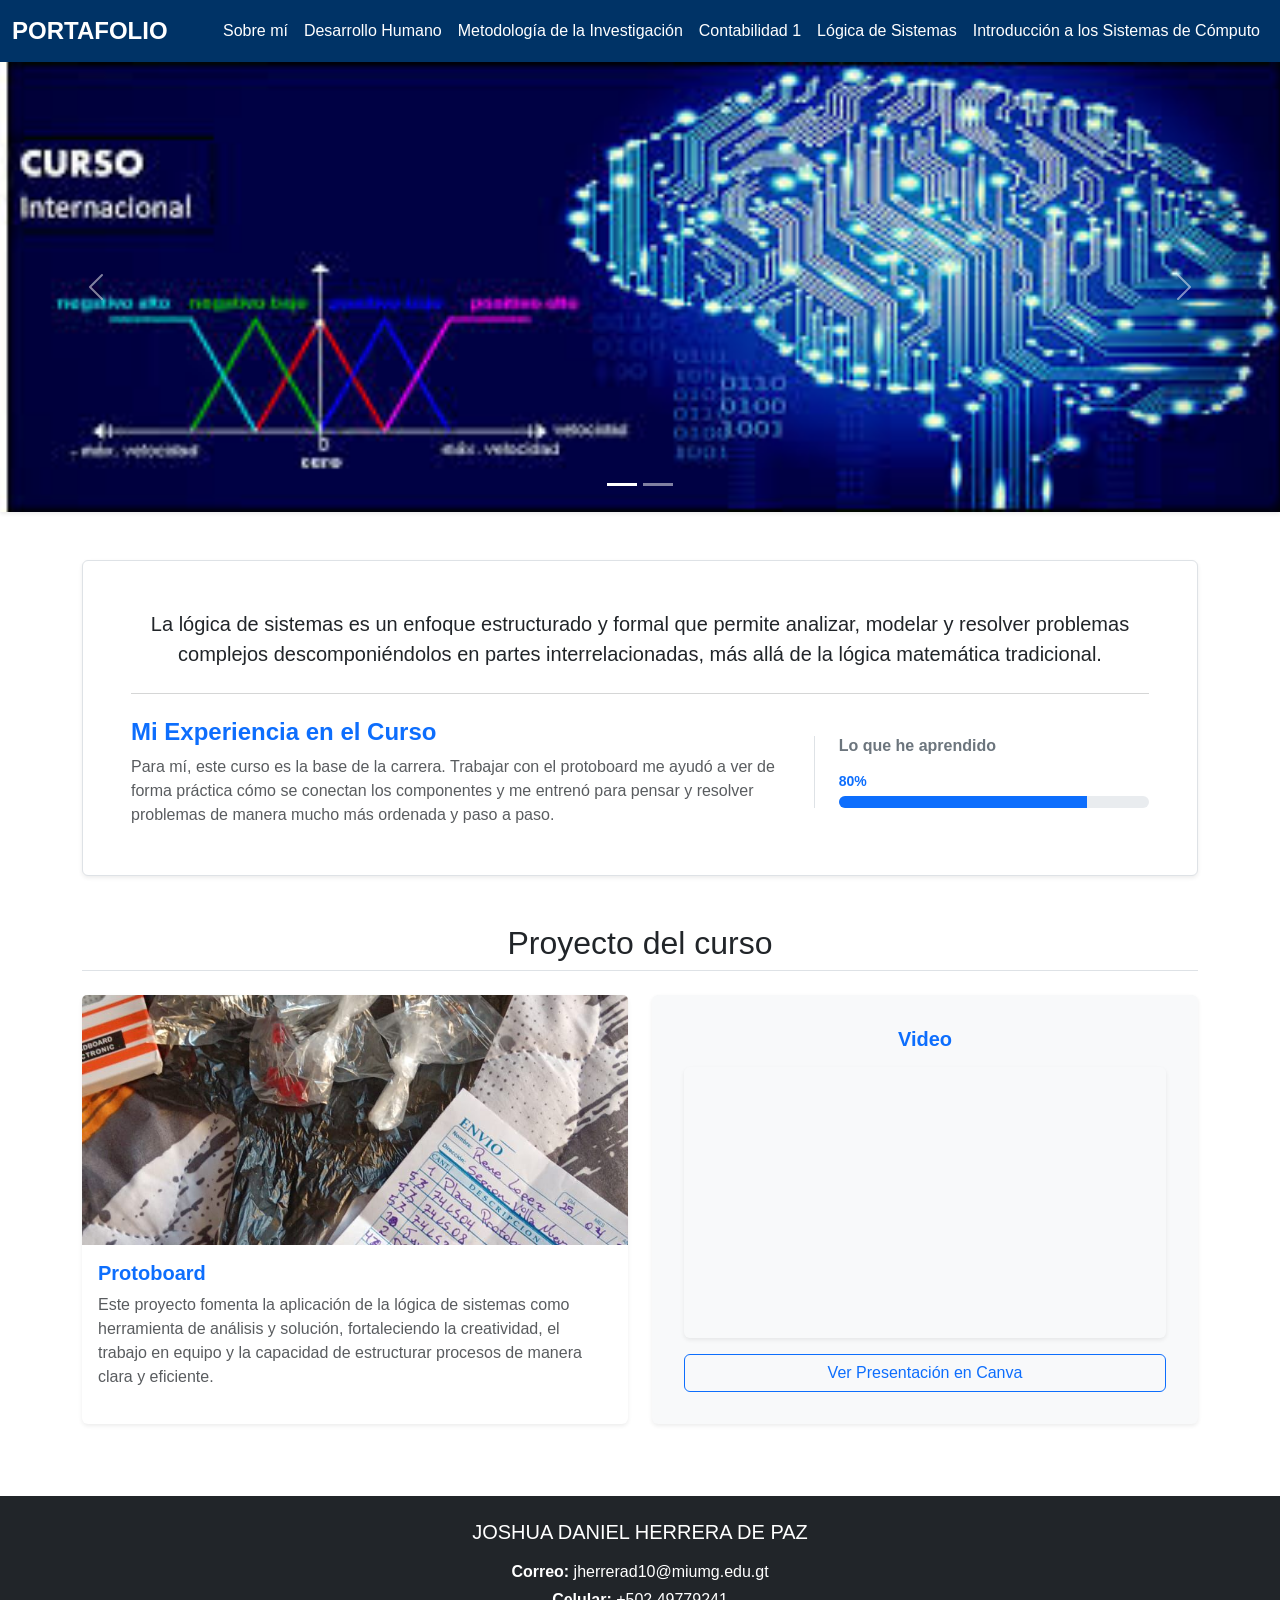
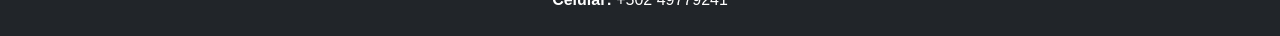
<file: logica.html>
<!DOCTYPE html>
<html lang="es">

<head>
    <meta charset="UTF-8">
    <meta name="viewport" content="width=device-width, initial-scale=1.0">
    <title>Lógica de Sistemas</title>
    
    <link href="https://cdn.jsdelivr.net/npm/bootstrap@5.3.0/dist/css/bootstrap.min.css" rel="stylesheet">
    <link rel="stylesheet" href="normalize.css">
    <link rel="stylesheet" href="style.css">
</head>

<body>

    <nav class="navbar navbar-expand-lg navbar-dark bg-dark sticky-top">
        <div class="container-fluid">
            <a class="navbar-brand" href="index.html"><strong>PORTAFOLIO</strong></a>
            
            <button class="navbar-toggler" type="button" data-bs-toggle="collapse" data-bs-target="#menuNavegacion" aria-controls="menuNavegacion" aria-expanded="false" aria-label="Toggle navigation">
                <span class="navbar-toggler-icon"></span>
            </button>
            
            <div class="collapse navbar-collapse" id="menuNavegacion">
                <ul class="navbar-nav ms-auto">
                    <li class="nav-item"><a class="nav-link" href="index.html">Sobre mí</a></li>
                    <li class="nav-item"><a class="nav-link" href="desarrollo.html">Desarrollo Humano</a></li>
                    <li class="nav-item"><a class="nav-link" href="meto.html">Metodología de la Investigación</a></li>
                    <li class="nav-item"><a class="nav-link" href="conta.html">Contabilidad 1</a></li>
                    <li class="nav-item"><a class="nav-link" href="logica.html">Lógica de Sistemas</a></li>
                    <li class="nav-item"><a class="nav-link" href="intro.html">Introducción a los Sistemas de Cómputo</a></li>
                </ul>
            </div>
        </div>
    </nav>

    <header id="carruselMateria" class="carousel slide shadow-sm" data-bs-ride="carousel">
        <div class="carousel-indicators">
            <button type="button" data-bs-target="#carruselMateria" data-bs-slide-to="0" class="active" aria-current="true" aria-label="Slide 1"></button>
            <button type="button" data-bs-target="#carruselMateria" data-bs-slide-to="1" aria-label="Slide 2"></button>
        </div>
        
        <div class="carousel-inner">
            <div class="carousel-item active">
                <img src="img/logica2.jfif" class="d-block w-100 carousel-img" alt="Banner Tema 1 Lógica">
                <div class="carousel-caption d-none d-md-block">
                </div>
            </div>
            <div class="carousel-item">
                <img src="img/logica3.jfif" class="d-block w-100 carousel-img" alt="Banner Tema 2 Lógica">
            </div>
        </div>
        
        <button class="carousel-control-prev" type="button" data-bs-target="#carruselMateria" data-bs-slide="prev">
            <span class="carousel-control-prev-icon" aria-hidden="true"></span>
            <span class="visually-hidden"></span>
        </button>
        <button class="carousel-control-next" type="button" data-bs-target="#carruselMateria" data-bs-slide="next">
            <span class="carousel-control-next-icon" aria-hidden="true"></span>
            <span class="visually-hidden"></span>
        </button>
    </header>

    <main class="container mt-5 mb-5">
        
        <section class="mb-5 bg-white p-4 p-md-5 rounded shadow-sm border">
            <div class="text-center mb-4">
                <p class="lead mb-0">La lógica de sistemas es un enfoque estructurado y formal que permite analizar, modelar y resolver problemas complejos descomponiéndolos en partes interrelacionadas, más allá de la lógica matemática tradicional.</p>
            </div>
            
            <hr class="my-4 text-muted">
            
            <div class="row align-items-center">
                <div class="col-md-8">
                    <h4 class="text-primary fw-bold mb-2">Mi Experiencia en el Curso</h4>
                    <p class="text-muted mb-0">Para mí, este curso es la base de la carrera. Trabajar con el protoboard me ayudó a ver de forma práctica cómo se conectan los componentes y me entrenó para pensar y resolver problemas de manera mucho más ordenada y paso a paso.</p>
                </div>
                
                <div class="col-md-4 mt-4 mt-md-0 border-start ps-md-4">
                    <h6 class="fw-bold text-secondary mb-3">Lo que he aprendido</h6>
                    <div class="d-flex justify-content-between mb-1">
                        <span class="small fw-bold text-primary">80%</span>
                    </div>
                    <div class="progress" style="height: 12px;">
                        <div class="progress-bar bg-primary" role="progressbar" style="width: 80%;" aria-valuenow="80" aria-valuemin="0" aria-valuemax="100"></div>
                    </div>
                </div>
            </div>
        </section>

        <h2 class="text-center mb-4 border-bottom pb-2">Proyecto del curso</h2>
        
        <div class="row align-items-stretch">

            <div class="col-md-6 mb-4">
                <div class="card shadow-sm h-100 border-0">
                    <img src="img/logica1.jpeg" class="card-img-top card-img-custom" alt="Proyecto Protoboard">
                    <div class="card-body d-flex flex-column">
                        <h5 class="card-title text-primary fw-bold">Protoboard</h5>
                        <p class="card-text text-muted">
                            Este proyecto fomenta la aplicación de la lógica de sistemas como herramienta de análisis y solución, fortaleciendo la creatividad, el trabajo en equipo y la capacidad de estructurar procesos de manera clara y eficiente.
                        </p>
                    </div>
                </div>
            </div>

            <div class="col-md-6 mb-4">
                <div class="card shadow-sm h-100 border-0 p-3 bg-light">
                    <div class="card-body text-center d-flex flex-column justify-content-center">
                        <h5 class="card-title text-primary fw-bold mb-3">Video</h5>
                        
                        <div class="ratio ratio-16x9 shadow-sm rounded overflow-hidden mb-3">
                            <iframe loading="lazy" src="https://www.canva.com/design/DAHJJBkCDpM/hhbCSsln8-oGt4OCuqfIkA/watch?embed" allowfullscreen="allowfullscreen" allow="fullscreen"></iframe>
                        </div>
                        
                        <a href="https://www.canva.com/design/DAHJJBkCDpM/hhbCSsln8-oGt4OCuqfIkA/watch?utm_content=DAHJJBkCDpM&utm_campaign=designshare&utm_medium=embeds&utm_source=link" target="_blank" rel="noopener noreferrer" class="btn btn-outline-primary mt-auto">
                            Ver Presentación en Canva
                        </a>
                    </div>
                </div>
            </div>

        </div>
    </main>

    <footer class="bg-dark text-white text-center py-4 mt-auto">
        <div class="container">
            <h5 class="text-uppercase mb-3">Joshua Daniel Herrera De Paz</h5>
            <p class="mb-1"><strong>Correo:</strong> jherrerad10@miumg.edu.gt</p>
            <p class="mb-0"><strong>Celular:</strong> +502 49779241</p>
        </div>
    </footer>

    <script src="https://cdn.jsdelivr.net/npm/bootstrap@5.3.0/dist/js/bootstrap.bundle.min.js"></script>

</body>
</html>
</file>
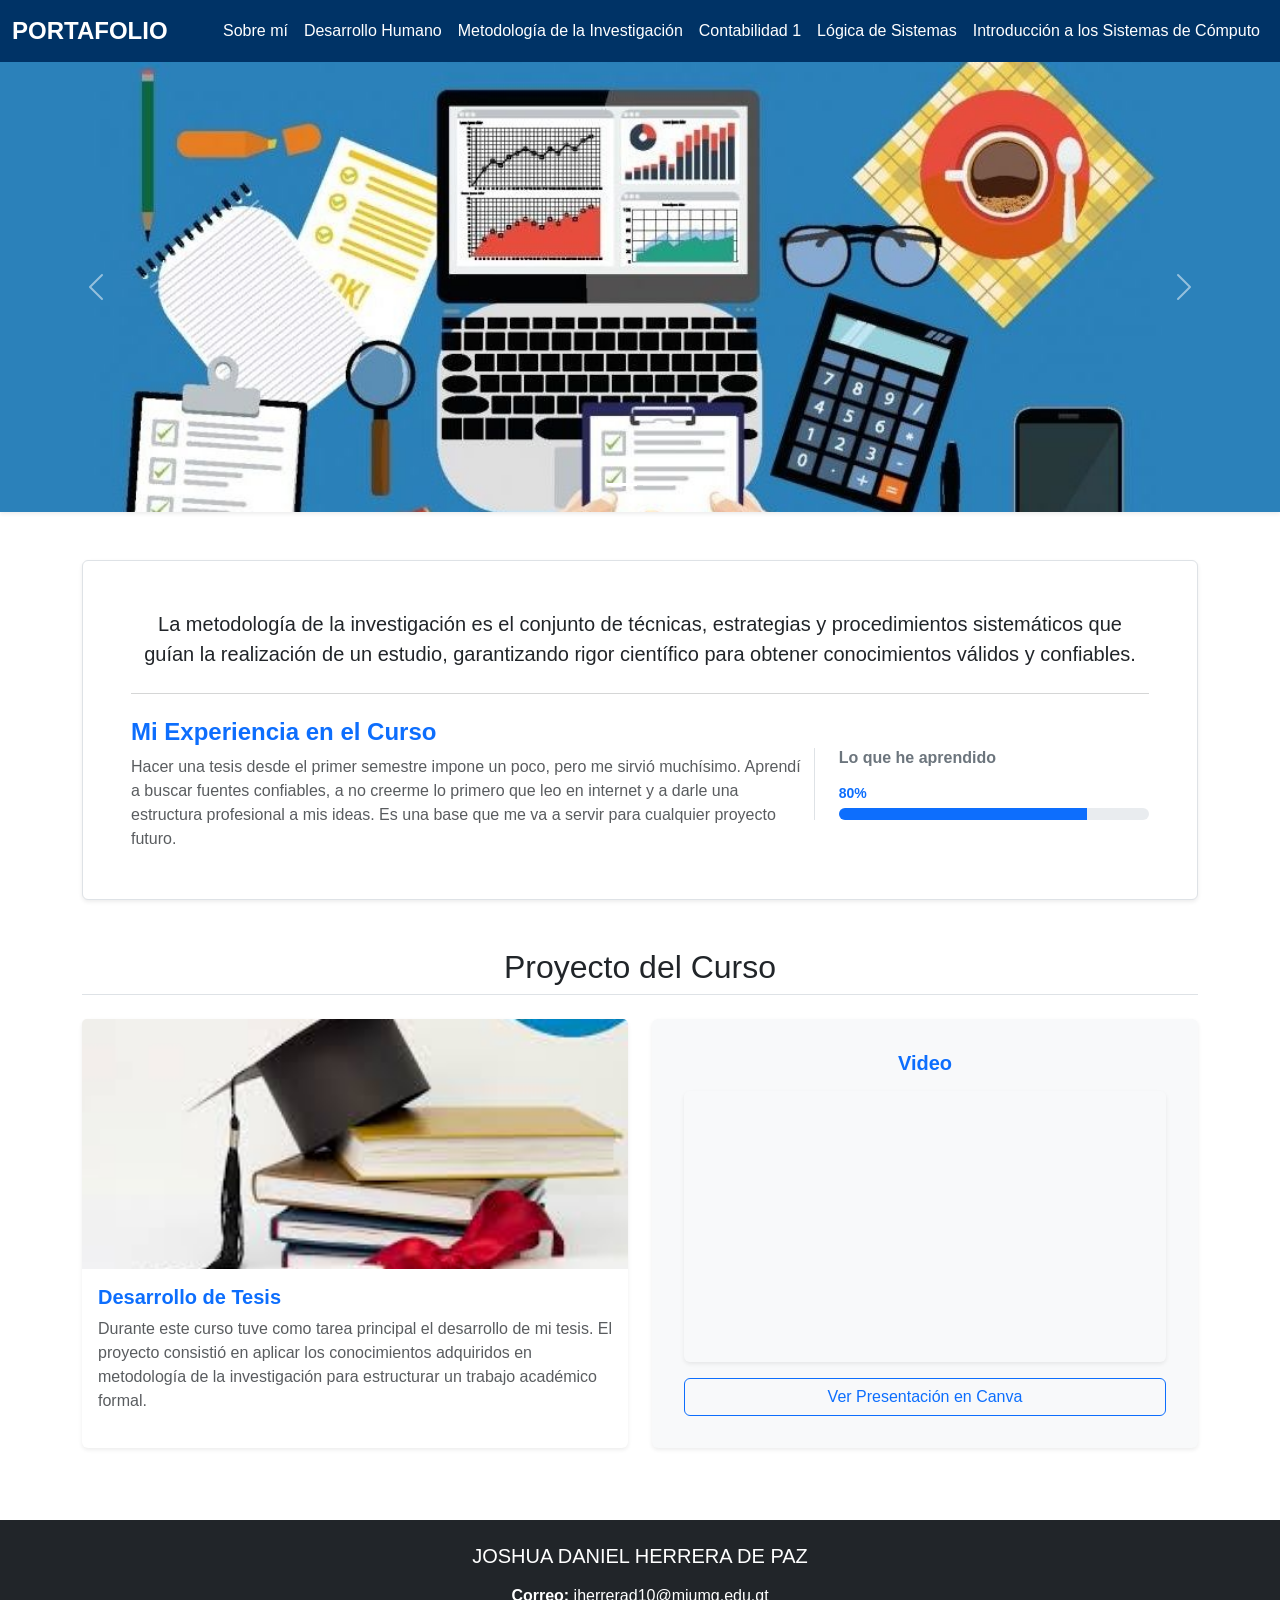
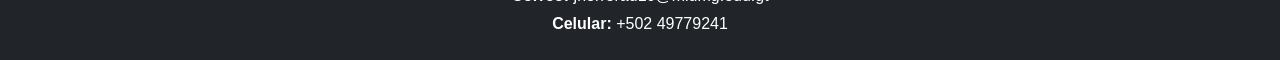
<file: meto.html>
<!DOCTYPE html>
<html lang="es">

<head>
    <meta charset="UTF-8">
    <meta name="viewport" content="width=device-width, initial-scale=1.0">
    <title>Metodología de la Investigación</title>
    
    <link href="https://cdn.jsdelivr.net/npm/bootstrap@5.3.0/dist/css/bootstrap.min.css" rel="stylesheet">
    <link rel="stylesheet" href="normalize.css">
    <link rel="stylesheet" href="style.css">
</head>

<body>

    <nav class="navbar navbar-expand-lg navbar-dark bg-dark sticky-top">
        <div class="container-fluid">
            <a class="navbar-brand" href="index.html"><strong>PORTAFOLIO</strong></a>
            
            <button class="navbar-toggler" type="button" data-bs-toggle="collapse" data-bs-target="#menuNavegacion" aria-controls="menuNavegacion" aria-expanded="false" aria-label="Toggle navigation">
                <span class="navbar-toggler-icon"></span>
            </button>
            
            <div class="collapse navbar-collapse" id="menuNavegacion">
                <ul class="navbar-nav ms-auto">
                    <li class="nav-item"><a class="nav-link" href="index.html">Sobre mí</a></li>
                    <li class="nav-item"><a class="nav-link" href="desarrollo.html">Desarrollo Humano</a></li>
                    <li class="nav-item"><a class="nav-link" href="meto.html">Metodología de la Investigación</a></li>
                    <li class="nav-item"><a class="nav-link" href="conta.html">Contabilidad 1</a></li>
                    <li class="nav-item"><a class="nav-link" href="logica.html">Lógica de Sistemas</a></li>
                    <li class="nav-item"><a class="nav-link" href="intro.html">Introducción a los Sistemas de Cómputo</a></li>
                </ul>
            </div>
        </div>
    </nav>

    <header id="carruselMateria" class="carousel slide shadow-sm" data-bs-ride="carousel">
        <div class="carousel-indicators">
            <button type="button" data-bs-target="#carruselMateria" data-bs-slide-to="0" class="active" aria-current="true" aria-label="Slide 1"></button>
            <button type="button" data-bs-target="#carruselMateria" data-bs-slide-to="1" aria-label="Slide 2"></button>
        </div>
        
        <div class="carousel-inner">
            <div class="carousel-item active">
                <img src="img/metocarru1.jpg" class="d-block w-100 carousel-img" alt="Banner Tema 1 Metodología">
                <div class="carousel-caption d-none d-md-block"></div>
            </div>
            <div class="carousel-item">
                <img src="img/metocarru2.png" class="d-block w-100 carousel-img" alt="Banner Tema 2 Metodología">
            </div>
        </div>
        
        <button class="carousel-control-prev" type="button" data-bs-target="#carruselMateria" data-bs-slide="prev">
            <span class="carousel-control-prev-icon" aria-hidden="true"></span>
            <span class="visually-hidden"></span>
        </button>
        <button class="carousel-control-next" type="button" data-bs-target="#carruselMateria" data-bs-slide="next">
            <span class="carousel-control-next-icon" aria-hidden="true"></span>
            <span class="visually-hidden"></span>
        </button>
    </header>

    <main class="container mt-5 mb-5">
        
        <section class="mb-5 bg-white p-4 p-md-5 rounded shadow-sm border">
            <div class="text-center mb-4">
                <p class="lead mb-0">La metodología de la investigación es el conjunto de técnicas, estrategias y procedimientos sistemáticos que guían la realización de un estudio, garantizando rigor científico para obtener conocimientos válidos y confiables.</p>
            </div>
            
            <hr class="my-4 text-muted">
            
            <div class="row align-items-center">
                <div class="col-md-8">
                    <h4 class="text-primary fw-bold mb-2">Mi Experiencia en el Curso</h4>
                    <p class="text-muted mb-0">Hacer una tesis desde el primer semestre impone un poco, pero me sirvió muchísimo. Aprendí a buscar fuentes confiables, a no creerme lo primero que leo en internet y a darle una estructura profesional a mis ideas. Es una base que me va a servir para cualquier proyecto futuro.</p>
                </div>
                
                <div class="col-md-4 mt-4 mt-md-0 border-start ps-md-4">
                    <h6 class="fw-bold text-secondary mb-3">Lo que he aprendido</h6>
                    <div class="d-flex justify-content-between mb-1">
                        <span class="small fw-bold text-primary">80%</span>
                    </div>
                    <div class="progress" style="height: 12px;">
                        <div class="progress-bar bg-primary" role="progressbar" style="width: 80%;" aria-valuenow="80" aria-valuemin="0" aria-valuemax="100"></div>
                    </div>
                </div>
            </div>
        </section>

        <h2 class="text-center mb-4 border-bottom pb-2">Proyecto del Curso</h2>
        
        <div class="row align-items-stretch">

            <div class="col-md-6 mb-4">
                <div class="card shadow-sm h-100 border-0">
                    <img src="img/tesis.jfif" class="card-img-top card-img-custom" alt="Proyecto Tesis">
                    <div class="card-body d-flex flex-column">
                        <h5 class="card-title text-primary fw-bold">Desarrollo de Tesis</h5>
                        <p class="card-text text-muted">
                            Durante este curso tuve como tarea principal el desarrollo de mi tesis. El proyecto consistió en aplicar los conocimientos adquiridos en metodología de la investigación para estructurar un trabajo académico formal.
                        </p>
                    </div>
                </div>
            </div>

            <div class="col-md-6 mb-4">
                <div class="card shadow-sm h-100 border-0 p-3 bg-light">
                    <div class="card-body text-center d-flex flex-column justify-content-center">
                        <h5 class="card-title text-primary fw-bold mb-3">Video</h5>
                        
                        <div class="ratio ratio-16x9 shadow-sm rounded overflow-hidden mb-3">
                            <iframe loading="lazy" src="https://www.canva.com/design/DAHJJAfKxlc/2hM8ZhaYiGo0QWLymyPyRA/watch?embed" allowfullscreen="allowfullscreen" allow="fullscreen"></iframe>
                        </div>
                        
                        <a href="https://www.canva.com/design/DAHJJAfKxlc/2hM8ZhaYiGo0QWLymyPyRA/watch?utm_content=DAHJJAfKxlc&utm_campaign=designshare&utm_medium=embeds&utm_source=link" target="_blank" rel="noopener noreferrer" class="btn btn-outline-primary mt-auto">
                            Ver Presentación en Canva
                        </a>
                    </div>
                </div>
            </div>

        </div>
    </main>

    <footer class="bg-dark text-white text-center py-4 mt-auto">
        <div class="container">
            <h5 class="text-uppercase mb-3">Joshua Daniel Herrera De Paz</h5>
            <p class="mb-1"><strong>Correo:</strong> jherrerad10@miumg.edu.gt</p>
            <p class="mb-0"><strong>Celular:</strong> +502 49779241</p>
        </div>
    </footer>

    <script src="https://cdn.jsdelivr.net/npm/bootstrap@5.3.0/dist/js/bootstrap.bundle.min.js"></script>

</body>
</html>
</file>
<file: style.css>
body {
    font-family: Arial; 
    background-color: #ffffff; 
}

.navbar {
    background-color: #003366 !important; 
}

.navbar-brand strong {
    color: #ffffff; 
    font-size: 24px; 
}

.nav-link {
    color: #ffffff; 
}

.nav-link:hover{
    color: #00aaff;     
    font-weight: bold;
}

.carousel-img {
    height: 450px; 
    object-fit: cover;
}

.card {
    border-radius: px; 
}

.card-img-custom {
    height: 250px; 
    width: 100%;
    object-fit: cover;
}
</file>
